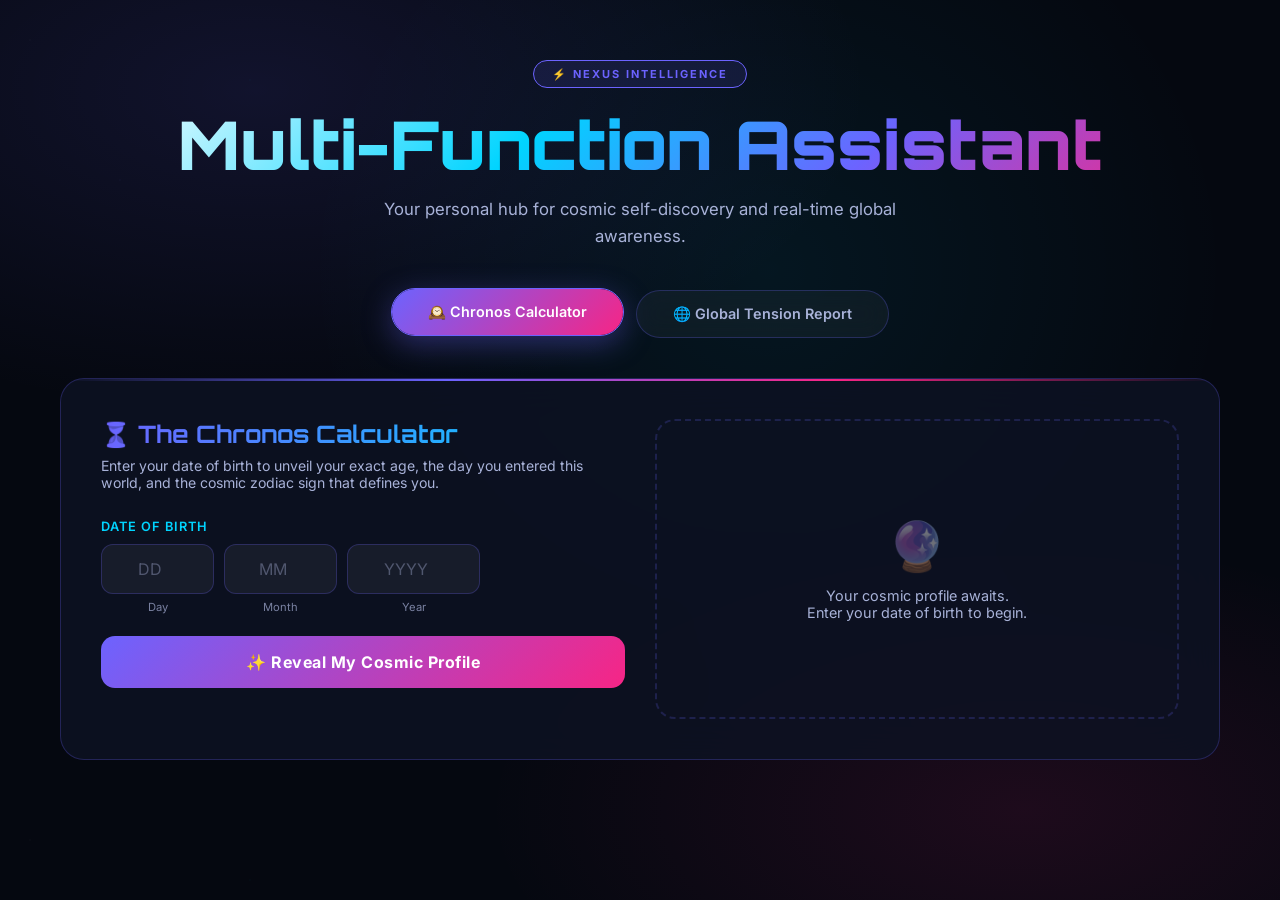
<file: assistant.html>
<!DOCTYPE html>
<html lang="en">

<head>
    <meta charset="UTF-8" />
    <meta name="viewport" content="width=device-width, initial-scale=1.0" />
    <title>Nexus | Personal Intelligence Hub</title>
    <link
        href="https://fonts.googleapis.com/css2?family=Inter:wght@300;400;500;600;700;800;900&family=Orbitron:wght@400;700;900&display=swap"
        rel="stylesheet" />
    <style>
        :root {
            --bg-deep: #050810;
            --bg-card: rgba(13, 18, 35, 0.85);
            --bg-glass: rgba(255, 255, 255, 0.04);
            --accent-1: #6c63ff;
            --accent-2: #f72585;
            --accent-3: #00d4ff;
            --accent-4: #ff9f43;
            --gold: #ffd700;
            --red-hot: #ff4d4d;
            --green: #00e5a0;
            --text-1: #f0f4ff;
            --text-2: #a8b2d8;
            --border: rgba(108, 99, 255, 0.25);
            --glow-1: rgba(108, 99, 255, 0.35);
            --glow-2: rgba(247, 37, 133, 0.35);
            --glow-3: rgba(0, 212, 255, 0.35);
        }

        *,
        *::before,
        *::after {
            box-sizing: border-box;
            margin: 0;
            padding: 0;
        }

        html {
            scroll-behavior: smooth;
        }

        body {
            font-family: 'Inter', sans-serif;
            background: var(--bg-deep);
            color: var(--text-1);
            min-height: 100vh;
            overflow-x: hidden;
        }

        /* ─── Animated Background ─── */
        .bg-canvas {
            position: fixed;
            inset: 0;
            z-index: 0;
            background:
                radial-gradient(ellipse 80% 60% at 20% 10%, rgba(108, 99, 255, 0.12) 0%, transparent 60%),
                radial-gradient(ellipse 70% 50% at 80% 90%, rgba(247, 37, 133, 0.10) 0%, transparent 60%),
                radial-gradient(ellipse 60% 80% at 60% 30%, rgba(0, 212, 255, 0.07) 0%, transparent 60%),
                var(--bg-deep);
        }

        .bg-canvas::before {
            content: '';
            position: absolute;
            inset: 0;
            background-image:
                radial-gradient(1px 1px at 30px 40px, rgba(255, 255, 255, 0.08) 0%, transparent 100%),
                radial-gradient(1px 1px at 120px 180px, rgba(108, 99, 255, 0.15) 0%, transparent 100%),
                radial-gradient(1px 1px at 250px 80px, rgba(0, 212, 255, 0.10) 0%, transparent 100%),
                radial-gradient(1px 1px at 400px 320px, rgba(247, 37, 133, 0.12) 0%, transparent 100%),
                radial-gradient(1px 1px at 600px 150px, rgba(255, 255, 255, 0.06) 0%, transparent 100%),
                radial-gradient(1px 1px at 800px 400px, rgba(108, 99, 255, 0.10) 0%, transparent 100%),
                radial-gradient(1px 1px at 950px 220px, rgba(0, 212, 255, 0.08) 0%, transparent 100%),
                radial-gradient(1px 1px at 1100px 550px, rgba(247, 37, 133, 0.09) 0%, transparent 100%),
                radial-gradient(1px 1px at 1300px 90px, rgba(255, 255, 255, 0.07) 0%, transparent 100%),
                radial-gradient(1px 1px at 1500px 350px, rgba(108, 99, 255, 0.12) 0%, transparent 100%);
            background-size: 1600px 800px;
            animation: starDrift 40s linear infinite;
            opacity: 0.6;
        }

        @keyframes starDrift {
            from {
                transform: translateY(0);
            }

            to {
                transform: translateY(-400px);
            }
        }

        /* ─── Layout ─── */
        .wrapper {
            position: relative;
            z-index: 1;
            max-width: 1200px;
            margin: 0 auto;
            padding: 0 20px 60px;
        }

        /* ─── Header ─── */
        .site-header {
            text-align: center;
            padding: 60px 20px 40px;
        }

        .site-header .badge {
            display: inline-block;
            padding: 6px 18px;
            border-radius: 30px;
            border: 1px solid var(--accent-1);
            background: rgba(108, 99, 255, 0.12);
            font-size: 11px;
            font-weight: 700;
            letter-spacing: 2px;
            text-transform: uppercase;
            color: var(--accent-1);
            margin-bottom: 20px;
        }

        .site-header h1 {
            font-family: 'Orbitron', monospace;
            font-size: clamp(2.2rem, 6vw, 4.2rem);
            font-weight: 900;
            line-height: 1.1;
            background: linear-gradient(135deg, #fff 0%, var(--accent-3) 40%, var(--accent-1) 70%, var(--accent-2) 100%);
            -webkit-background-clip: text;
            -webkit-text-fill-color: transparent;
            background-clip: text;
            margin-bottom: 14px;
        }

        .site-header p {
            color: var(--text-2);
            font-size: 1.05rem;
            max-width: 560px;
            margin: 0 auto;
            line-height: 1.6;
        }

        /* ─── Tab Nav ─── */
        .tab-nav {
            display: flex;
            justify-content: center;
            gap: 12px;
            margin-bottom: 40px;
        }

        .tab-btn {
            position: relative;
            padding: 14px 36px;
            border-radius: 50px;
            border: 1px solid var(--border);
            background: var(--bg-glass);
            color: var(--text-2);
            font-family: 'Inter', sans-serif;
            font-size: 0.9rem;
            font-weight: 600;
            cursor: pointer;
            transition: all 0.35s ease;
            backdrop-filter: blur(12px);
            overflow: hidden;
        }

        .tab-btn::before {
            content: '';
            position: absolute;
            inset: 0;
            background: linear-gradient(135deg, var(--accent-1), var(--accent-2));
            opacity: 0;
            transition: opacity 0.35s ease;
        }

        .tab-btn span {
            position: relative;
            z-index: 1;
        }

        .tab-btn:hover,
        .tab-btn.active {
            color: #fff;
            border-color: var(--accent-1);
            transform: translateY(-2px);
            box-shadow: 0 8px 30px var(--glow-1);
        }

        .tab-btn.active::before {
            opacity: 1;
        }

        /* ─── Section ─── */
        .section {
            display: none;
            animation: fadeIn 0.5s ease;
        }

        .section.active {
            display: block;
        }

        @keyframes fadeIn {
            from {
                opacity: 0;
                transform: translateY(16px);
            }

            to {
                opacity: 1;
                transform: translateY(0);
            }
        }

        /* ─── Card ─── */
        .card {
            background: var(--bg-card);
            border: 1px solid var(--border);
            border-radius: 24px;
            padding: 40px;
            backdrop-filter: blur(20px);
            position: relative;
            overflow: hidden;
        }

        .card::before {
            content: '';
            position: absolute;
            top: 0;
            left: 0;
            right: 0;
            height: 2px;
            background: linear-gradient(90deg, transparent, var(--accent-1), var(--accent-2), transparent);
        }

        /* ─── Chronos Calculator ─── */
        .calc-layout {
            display: grid;
            grid-template-columns: 1fr 1fr;
            gap: 30px;
        }

        @media (max-width: 700px) {
            .calc-layout {
                grid-template-columns: 1fr;
            }
        }

        .calc-left h2 {
            font-family: 'Orbitron', monospace;
            font-size: 1.5rem;
            margin-bottom: 8px;
            background: linear-gradient(90deg, var(--accent-1), var(--accent-3));
            -webkit-background-clip: text;
            -webkit-text-fill-color: transparent;
            background-clip: text;
        }

        .calc-left p {
            color: var(--text-2);
            font-size: 0.88rem;
            margin-bottom: 28px;
        }

        .form-group {
            margin-bottom: 22px;
        }

        .form-group label {
            display: block;
            font-size: 0.8rem;
            font-weight: 600;
            letter-spacing: 1px;
            text-transform: uppercase;
            color: var(--accent-3);
            margin-bottom: 10px;
        }

        .dob-inputs {
            display: flex;
            gap: 10px;
        }

        .dob-inputs input {
            flex: 1;
            padding: 14px 16px;
            background: rgba(255, 255, 255, 0.05);
            border: 1px solid var(--border);
            border-radius: 12px;
            color: var(--text-1);
            font-family: 'Inter', sans-serif;
            font-size: 1rem;
            text-align: center;
            transition: all 0.3s ease;
            outline: none;
        }

        .dob-inputs input:focus {
            border-color: var(--accent-1);
            box-shadow: 0 0 0 3px var(--glow-1);
            background: rgba(108, 99, 255, 0.08);
        }

        .dob-inputs input::placeholder {
            color: rgba(168, 178, 216, 0.4);
        }

        .dob-inputs .hint {
            display: block;
            font-size: 0.7rem;
            text-align: center;
            color: var(--text-2);
            margin-top: 6px;
            opacity: 0.7;
        }

        .dob-field {
            display: flex;
            flex-direction: column;
        }

        .calc-btn {
            width: 100%;
            padding: 16px;
            border-radius: 14px;
            border: none;
            background: linear-gradient(135deg, var(--accent-1), var(--accent-2));
            color: #fff;
            font-family: 'Inter', sans-serif;
            font-size: 1rem;
            font-weight: 700;
            cursor: pointer;
            transition: all 0.3s ease;
            letter-spacing: 0.5px;
            position: relative;
            overflow: hidden;
        }

        .calc-btn::after {
            content: '';
            position: absolute;
            inset: 0;
            background: rgba(255, 255, 255, 0.15);
            opacity: 0;
            transition: opacity 0.3s;
        }

        .calc-btn:hover {
            transform: translateY(-2px);
            box-shadow: 0 12px 40px var(--glow-2);
        }

        .calc-btn:hover::after {
            opacity: 1;
        }

        .calc-btn:active {
            transform: scale(0.98);
        }

        /* Results */
        .calc-right {
            display: flex;
            flex-direction: column;
            gap: 14px;
        }

        .result-placeholder {
            flex: 1;
            border: 2px dashed rgba(108, 99, 255, 0.2);
            border-radius: 20px;
            display: flex;
            align-items: center;
            justify-content: center;
            flex-direction: column;
            gap: 12px;
            color: var(--text-2);
            font-size: 0.9rem;
            text-align: center;
            padding: 30px;
            min-height: 300px;
        }

        .result-placeholder .icon {
            font-size: 3rem;
            opacity: 0.4;
        }

        .result-panel {
            display: none;
            flex-direction: column;
            gap: 14px;
        }

        .result-panel.show {
            display: flex;
        }

        .stat-row {
            background: var(--bg-glass);
            border: 1px solid var(--border);
            border-radius: 14px;
            padding: 16px 20px;
            display: flex;
            align-items: center;
            gap: 14px;
            transition: transform 0.2s ease;
        }

        .stat-row:hover {
            transform: translateX(4px);
        }

        .stat-icon {
            font-size: 1.6rem;
            flex-shrink: 0;
        }

        .stat-label {
            font-size: 0.72rem;
            font-weight: 600;
            letter-spacing: 1px;
            text-transform: uppercase;
            color: var(--text-2);
            margin-bottom: 3px;
        }

        .stat-value {
            font-size: 1rem;
            font-weight: 700;
            color: var(--text-1);
        }

        .zodiac-card {
            background: linear-gradient(135deg, rgba(108, 99, 255, 0.15), rgba(247, 37, 133, 0.12));
            border: 1px solid rgba(108, 99, 255, 0.4);
            border-radius: 20px;
            padding: 22px;
            text-align: center;
        }

        .zodiac-sign {
            font-size: 3.5rem;
            margin-bottom: 8px;
        }

        .zodiac-name {
            font-family: 'Orbitron', monospace;
            font-size: 1.3rem;
            font-weight: 700;
            background: linear-gradient(90deg, var(--accent-1), var(--accent-2));
            -webkit-background-clip: text;
            -webkit-text-fill-color: transparent;
            background-clip: text;
        }

        .zodiac-fun {
            margin-top: 10px;
            font-size: 0.85rem;
            color: var(--text-2);
            font-style: italic;
            line-height: 1.5;
        }

        .error-msg {
            background: rgba(255, 77, 77, 0.12);
            border: 1px solid rgba(255, 77, 77, 0.4);
            border-radius: 12px;
            padding: 14px 18px;
            color: var(--red-hot);
            font-size: 0.88rem;
            display: none;
        }

        /* ─── Tension Report ─── */
        .report-header {
            display: flex;
            align-items: center;
            justify-content: space-between;
            flex-wrap: wrap;
            gap: 14px;
            margin-bottom: 32px;
        }

        .report-header-left h2 {
            font-family: 'Orbitron', monospace;
            font-size: 1.5rem;
            background: linear-gradient(90deg, var(--red-hot), var(--accent-4));
            -webkit-background-clip: text;
            -webkit-text-fill-color: transparent;
            background-clip: text;
            margin-bottom: 4px;
        }

        .report-header-left p {
            color: var(--text-2);
            font-size: 0.85rem;
        }

        .live-badge {
            display: flex;
            align-items: center;
            gap: 8px;
            padding: 8px 16px;
            background: rgba(255, 77, 77, 0.12);
            border: 1px solid rgba(255, 77, 77, 0.4);
            border-radius: 30px;
            font-size: 0.78rem;
            font-weight: 700;
            color: var(--red-hot);
            letter-spacing: 1px;
        }

        .live-dot {
            width: 8px;
            height: 8px;
            background: var(--red-hot);
            border-radius: 50%;
            animation: livePulse 1.5s ease-in-out infinite;
        }

        @keyframes livePulse {

            0%,
            100% {
                opacity: 1;
                transform: scale(1);
            }

            50% {
                opacity: 0.4;
                transform: scale(0.8);
            }
        }

        .region-grid {
            display: grid;
            gap: 24px;
        }

        .region-card {
            background: var(--bg-glass);
            border: 1px solid var(--border);
            border-radius: 20px;
            overflow: hidden;
            transition: transform 0.3s ease, box-shadow 0.3s ease;
        }

        .region-card:hover {
            transform: translateY(-3px);
            box-shadow: 0 16px 50px rgba(0, 0, 0, 0.3);
        }

        .region-header {
            display: flex;
            align-items: center;
            gap: 14px;
            padding: 20px 24px;
            background: var(--rh-bg, rgba(108, 99, 255, 0.1));
            border-bottom: 1px solid var(--border);
        }

        .region-icon {
            font-size: 2rem;
        }

        .region-title {
            font-family: 'Orbitron', monospace;
            font-size: 1rem;
            font-weight: 700;
            color: var(--text-1);
        }

        .region-sub {
            font-size: 0.75rem;
            color: var(--text-2);
            margin-top: 2px;
        }

        .threat-level {
            margin-left: auto;
            padding: 4px 14px;
            border-radius: 20px;
            font-size: 0.7rem;
            font-weight: 800;
            letter-spacing: 1.5px;
            text-transform: uppercase;
        }

        .threat-critical {
            background: rgba(255, 77, 77, 0.2);
            color: var(--red-hot);
            border: 1px solid rgba(255, 77, 77, 0.5);
        }

        .threat-high {
            background: rgba(255, 159, 67, 0.2);
            color: var(--accent-4);
            border: 1px solid rgba(255, 159, 67, 0.5);
        }

        .threat-moderate {
            background: rgba(255, 215, 0, 0.15);
            color: var(--gold);
            border: 1px solid rgba(255, 215, 0, 0.4);
        }

        .region-body {
            padding: 22px 24px;
        }

        .bullet-list {
            list-style: none;
            display: flex;
            flex-direction: column;
            gap: 12px;
        }

        .bullet-list li {
            display: flex;
            align-items: flex-start;
            gap: 12px;
            font-size: 0.9rem;
            color: var(--text-2);
            line-height: 1.6;
        }

        .bullet-list li::before {
            content: '▸';
            color: var(--bullet-color, var(--accent-1));
            flex-shrink: 0;
            margin-top: 2px;
            font-size: 0.8rem;
        }

        .bullet-list li strong {
            color: var(--text-1);
            font-weight: 600;
        }

        .dev-tag {
            display: inline-block;
            padding: 2px 8px;
            background: rgba(255, 215, 0, 0.15);
            border: 1px solid rgba(255, 215, 0, 0.4);
            border-radius: 6px;
            font-size: 0.68rem;
            font-weight: 700;
            color: var(--gold);
            letter-spacing: 1px;
            vertical-align: middle;
            margin-left: 6px;
        }

        .region-mid {
            --rh-bg: rgba(247, 37, 133, 0.1);
        }

        .region-eu {
            --rh-bg: rgba(0, 212, 255, 0.1);
        }

        .region-eco {
            --rh-bg: rgba(0, 229, 160, 0.08);
        }

        .region-mid .bullet-list li::before {
            color: var(--accent-2);
        }

        .region-eu .bullet-list li::before {
            color: var(--accent-3);
        }

        .region-eco .bullet-list li::before {
            color: var(--green);
        }

        .report-footer {
            margin-top: 24px;
            padding: 18px 24px;
            background: var(--bg-glass);
            border: 1px solid var(--border);
            border-radius: 16px;
            display: flex;
            align-items: center;
            gap: 12px;
            font-size: 0.8rem;
            color: var(--text-2);
        }

        .report-footer .icon {
            font-size: 1.2rem;
            opacity: 0.7;
        }

        /* ─── Responsive ─── */
        @media (max-width: 500px) {
            .card {
                padding: 24px 18px;
            }

            .tab-btn {
                padding: 12px 22px;
                font-size: 0.82rem;
            }

            .report-header {
                flex-direction: column;
                align-items: flex-start;
            }
        }
    </style>
</head>

<body>
    <div class="bg-canvas"></div>

    <div class="wrapper">
        <!-- Header -->
        <header class="site-header">
            <div class="badge">⚡ Nexus Intelligence</div>
            <h1>Multi-Function Assistant</h1>
            <p>Your personal hub for cosmic self-discovery and real-time global awareness.</p>
        </header>

        <!-- Tabs -->
        <nav class="tab-nav">
            <button class="tab-btn active" onclick="switchTab('calculator', this)">
                <span>🕰️ Chronos Calculator</span>
            </button>
            <button class="tab-btn" onclick="switchTab('tension', this)">
                <span>🌐 Global Tension Report</span>
            </button>
        </nav>

        <!-- ═══ SECTION 1: CHRONOS CALCULATOR ═══ -->
        <section id="tab-calculator" class="section active">
            <div class="card">
                <div class="calc-layout">
                    <!-- Left: Input -->
                    <div class="calc-left">
                        <h2>⏳ The Chronos Calculator</h2>
                        <p>Enter your date of birth to unveil your exact age, the day you entered this world, and the
                            cosmic zodiac sign that defines you.</p>

                        <div class="form-group">
                            <label>Date of Birth</label>
                            <div class="dob-inputs">
                                <div class="dob-field">
                                    <input type="number" id="dob-dd" placeholder="DD" min="1" max="31" maxlength="2"
                                        oninput="autoTab(this,'dob-mm',2)" />
                                    <span class="hint">Day</span>
                                </div>
                                <div class="dob-field">
                                    <input type="number" id="dob-mm" placeholder="MM" min="1" max="12" maxlength="2"
                                        oninput="autoTab(this,'dob-yyyy',2)" />
                                    <span class="hint">Month</span>
                                </div>
                                <div class="dob-field">
                                    <input type="number" id="dob-yyyy" placeholder="YYYY" min="1900" max="2025"
                                        maxlength="4" />
                                    <span class="hint">Year</span>
                                </div>
                            </div>
                        </div>

                        <div class="error-msg" id="calc-error">⚠️ Please enter a valid date of birth.</div>

                        <button class="calc-btn" onclick="calculate()">✨ Reveal My Cosmic Profile</button>
                    </div>

                    <!-- Right: Results -->
                    <div class="calc-right">
                        <div class="result-placeholder" id="result-placeholder">
                            <div class="icon">🔮</div>
                            <div>Your cosmic profile awaits.<br />Enter your date of birth to begin.</div>
                        </div>
                        <div class="result-panel" id="result-panel">
                            <div class="stat-row">
                                <div class="stat-icon">🎂</div>
                                <div>
                                    <div class="stat-label">Exact Age</div>
                                    <div class="stat-value" id="res-age">—</div>
                                </div>
                            </div>
                            <div class="stat-row">
                                <div class="stat-icon">📅</div>
                                <div>
                                    <div class="stat-label">Day of Birth</div>
                                    <div class="stat-value" id="res-day">—</div>
                                </div>
                            </div>
                            <div class="stat-row">
                                <div class="stat-icon">🌍</div>
                                <div>
                                    <div class="stat-label">Date Formatted</div>
                                    <div class="stat-value" id="res-date">—</div>
                                </div>
                            </div>
                            <div class="zodiac-card">
                                <div class="zodiac-sign" id="zodiac-emoji">♈</div>
                                <div class="zodiac-name" id="zodiac-name">Aries</div>
                                <div class="zodiac-fun" id="zodiac-fun">Loading...</div>
                            </div>
                        </div>
                    </div>
                </div><!-- calc-layout -->
            </div><!-- card -->
        </section>

        <!-- ═══ SECTION 2: GLOBAL TENSION REPORT ═══ -->
        <section id="tab-tension" class="section">
            <div class="card">
                <div class="report-header">
                    <div class="report-header-left">
                        <h2>🌐 Global Tension Briefing</h2>
                        <p>Real-time intelligence — Sunday, March 8, 2026 | 14:55 PKT</p>
                    </div>
                    <div class="live-badge">
                        <div class="live-dot"></div>
                        LIVE
                    </div>
                </div>

                <div class="region-grid">

                    <!-- Middle East -->
                    <div class="region-card region-mid">
                        <div class="region-header">
                            <div class="region-icon">🕌</div>
                            <div>
                                <div class="region-title">The Middle East</div>
                                <div class="region-sub">U.S.–Israel Joint Operations · Strait of Hormuz</div>
                            </div>
                            <div class="threat-level threat-critical">CRITICAL</div>
                        </div>
                        <div class="region-body">
                            <ul class="bullet-list">
                                <li><strong>Operation Epic Fury / Roaring Lion:</strong> On Feb. 28, 2026, the U.S. and
                                    Israel launched a coordinated military campaign targeting Iranian leadership,
                                    nuclear sites, ballistic missile infrastructure, and IRGC command nodes — the
                                    largest U.S. military surge in the region since 2003.</li>
                                <li><strong>Khamenei Reportedly Killed:</strong> Iranian state media has not confirmed
                                    the fate of Supreme Leader Ali Khamenei following the strikes; international
                                    intelligence agencies assess he was killed in the opening wave of attacks. <span
                                        class="dev-tag">DEVELOPING</span></li>
                                <li><strong>Iranian Retaliation:</strong> Iran launched waves of ballistic missiles and
                                    Shahed drones at U.S. bases in the Gulf and at Israeli population centers. Hezbollah
                                    simultaneously rocket-fired into northern Israel, triggering IDF counter-strikes in
                                    Lebanon.</li>
                                <li><strong>Strait of Hormuz — Effectively Closed:</strong> The IRGC issued a maritime
                                    exclusion zone; tanker traffic dropped sharply, with 150+ vessels at anchor outside
                                    the strait. Major shipping firms (MSC, Hapag-Lloyd) suspended Gulf routing.</li>
                                <li><strong>U.S. Navy Escort Proposal:</strong> On Mar. 3, President Trump announced
                                    plans to escort oil tankers through the Strait. The White House confirmed active
                                    contingency planning; an IRGC spokesman on Mar. 7 warned U.S. escorts would face
                                    "consequences." <span class="dev-tag">DEVELOPING</span></li>
                                <li><strong>U.S. Naval Engagements:</strong> U.S. destroyers have destroyed at least
                                    four IRGC fast-attack craft. Political risk insurance for Gulf shipping lanes is
                                    being coordinated by Washington and Lloyd's of London.</li>
                            </ul>
                        </div>
                    </div>

                    <!-- Eastern Europe -->
                    <div class="region-card region-eu">
                        <div class="region-header">
                            <div class="region-icon">🛡️</div>
                            <div>
                                <div class="region-title">Eastern Europe</div>
                                <div class="region-sub">Russia–Ukraine Frontline · NATO Posture Update</div>
                            </div>
                            <div class="threat-level threat-high">HIGH</div>
                        </div>
                        <div class="region-body">
                            <ul class="bullet-list">
                                <li><strong>Frontline Overview:</strong> Russia has seized ~2,038 sq. mi. of Ukrainian
                                    territory over the past year. In the past week (Feb. 24–Mar. 3), Russian forces took
                                    an estimated 25 additional sq. mi., primarily in the Donetsk and Zaporizhzhia
                                    directions.</li>
                                <li><strong>Zaporizhzhia Held:</strong> Ukrainian special forces halted a major Russian
                                    thrust toward the city of Zaporizhzhia on Mar. 6 — the outcome of a 3-month
                                    comprehensive defensive operation. Ukrainian forces also reported advances near
                                    Kupyansk and Oleksandrivka.</li>
                                <li><strong>Overnight Strikes — Mar. 7:</strong> Russia launched a large-scale combined
                                    attack with Shahed drones, cruise missiles, and ballistic missiles on Kyiv, Kharkiv,
                                    and Dnipro. A missile struck a residential building in Kharkiv — 10 dead (including
                                    2 children), 16 wounded. Ukraine intercepted the majority of projectiles.</li>
                                <li><strong>Russian Losses — Mar. 8:</strong> Ukraine's General Staff reported 930
                                    Russian casualties (killed/wounded) in the last 24 hours. Estimated total Russian
                                    combat losses since Feb. 2022 now exceed 1.27 million personnel.</li>
                                <li><strong>NATO — Reaffirmed Commitment:</strong> Secretary General Mark Rutte
                                    confirmed: "Support to Ukraine does not waver." NATO's July 2026 Turkey Summit will
                                    pivot strategy toward drone and AI dominance, reducing reliance on conventional
                                    armor.</li>
                                <li><strong>Lithuania Warning:</strong> Lithuanian intelligence services warn Russia is
                                    militarizing Kaliningrad and border regions and could be "ready for wide-scale
                                    conflict within 6 years if Western sanctions ease." <span
                                        class="dev-tag">DEVELOPING</span></li>
                                <li><strong>Air Defence Concern:</strong> With U.S. air-defence assets being diverted to
                                    the Gulf, NATO allies are urgently reviewing Ukraine's supply pipeline. Ukraine's
                                    counter-drone experience is now being shared with Gulf partners. <span
                                        class="dev-tag">DEVELOPING</span></li>
                            </ul>
                        </div>
                    </div>

                    <!-- Economic Impact -->
                    <div class="region-card region-eco">
                        <div class="region-header">
                            <div class="region-icon">📈</div>
                            <div>
                                <div class="region-title">Economic Impact</div>
                                <div class="region-sub">Oil Markets · Global Equities · Inflation Risk</div>
                            </div>
                            <div class="threat-level threat-moderate">ELEVATED</div>
                        </div>
                        <div class="region-body">
                            <ul class="bullet-list">
                                <li><strong>Crude Oil Prices Surging:</strong> Brent and WTI crude have spiked
                                    significantly since the Strait of Hormuz closure; analysts estimate a sustained
                                    closure could push Brent above $120/barrel. Roughly 20% of global seaborne oil flows
                                    through the strait daily.</li>
                                <li><strong>Global Equities Under Pressure:</strong> Major indices (S&P 500, FTSE 100,
                                    DAX) opened lower on risk-off sentiment; energy stocks are the lone beneficiary.
                                    Transportation, airlines, and manufacturing stocks face accelerating cost headwinds.
                                </li>
                                <li><strong>Inflation Alarm:</strong> Central banks — including the U.S. Fed and ECB —
                                    are on alert; prolonged oil shock could reignite inflationary pressures, potentially
                                    reversing ongoing rate-cut cycles. IMF analysts have flagged "exceptional
                                    uncertainty." <span class="dev-tag">DEVELOPING</span></li>
                                <li><strong>Shipping Rates Spiking:</strong> Gulf of Oman freight rates have tripled in
                                    two weeks. War risk premiums on tanker voyages through the Gulf have increased
                                    8–12×, with Lloyd's issuing emergency guidance for insurers.</li>
                                <li><strong>Safe-Haven Flows:</strong> Gold has climbed sharply; U.S. Treasuries and
                                    Swiss Francs are in high demand. Bitcoin briefly surged as an alternative store of
                                    value before retreating on broader risk sentiment.</li>
                                <li><strong>OPEC+ Response:</strong> An emergency OPEC+ virtual summit is scheduled for
                                    March 11 to assess whether spare capacity can compensate for lost Iranian export
                                    volumes. Saudi Arabia and the UAE have reportedly agreed in principle to increase
                                    output. <span class="dev-tag">DEVELOPING</span></li>
                            </ul>
                        </div>
                    </div>

                </div><!-- region-grid -->

                <div class="report-footer">
                    <span class="icon">ℹ️</span>
                    <span>Sources: IISS, BBC World Service, Washington Post, Kyiv Post, Forbes, PBS Newshour, Breaking
                        Defense, Al Arabiya, NATO.int, Lithuania Intelligence Services (March 2026). Items marked
                        <strong>DEVELOPING</strong> are still unfolding — details may change.</span>
                </div>
            </div><!-- card -->
        </section>

    </div><!-- wrapper -->

    <script>
        /* ─── Tab Switching ─── */
        function switchTab(id, btn) {
            document.querySelectorAll('.section').forEach(s => s.classList.remove('active'));
            document.querySelectorAll('.tab-btn').forEach(b => b.classList.remove('active'));
            document.getElementById('tab-' + id).classList.add('active');
            btn.classList.add('active');
        }

        /* ─── Auto Tab ─── */
        function autoTab(el, nextId, maxLen) {
            if (el.value.length >= maxLen) {
                const next = document.getElementById(nextId);
                if (next) next.focus();
            }
        }

        /* ─── Zodiac Data ─── */
        const ZODIAC = [
            { sign: 'Capricorn', emoji: '♑', start: [12, 22], end: [1, 19], fun: "You're the CEO of stubbornness and success. You'd climb Everest just to put it on your résumé. Admirably relentless." },
            { sign: 'Aquarius', emoji: '♒', start: [1, 20], end: [2, 18], fun: "You're the galaxy-brained visionary who invented something everyone uses but nobody remembers to thank you for. Rebel with a cause." },
            { sign: 'Pisces', emoji: '♓', start: [2, 19], end: [3, 20], fun: "You cry at commercials, feel everyone's emotions before they do, and still contain multitudes. You're proof that sensitivity is a superpower." },
            { sign: 'Aries', emoji: '♈', start: [3, 21], end: [4, 19], fun: "You charge headfirst into everything — including conversations, decisions, and that new diet you'll quit by Thursday. Certified firestarter." },
            { sign: 'Taurus', emoji: '♉', start: [4, 20], end: [5, 20], fun: "You have three priorities: quality food, designer comfort, and never being rushed. You could turn a cave into a luxury retreat." },
            { sign: 'Gemini', emoji: '♊', start: [5, 21], end: [6, 20], fun: "You hold two opposing opinions simultaneously and somehow win every argument. You're basically a philosophy department in human form." },
            { sign: 'Cancer', emoji: '♋', start: [6, 21], end: [7, 22], fun: "You remember every emotional detail from 2009 AND noticed when the vibes shifted two seconds ago. Your intuition is frankly unsettling." },
            { sign: 'Leo', emoji: '♌', start: [7, 23], end: [8, 22], fun: "You enter rooms as if there's a spotlight installed just for you — and honestly, there kind of is. Majestic and unrepentant." },
            { sign: 'Virgo', emoji: '♍', start: [8, 23], end: [9, 22], fun: "You alphabetize your spices and spot a misaligned pixel from across the room. You don't have high standards; you have the right standards." },
            { sign: 'Libra', emoji: '♎', start: [9, 23], end: [10, 22], fun: "You've been 'thinking about it' for six weeks and still haven't decided. But when you do? Pure, aesthetic perfection every time." },
            { sign: 'Scorpio', emoji: '♏', start: [10, 23], end: [11, 21], fun: "You know three secrets about everyone in the room and plan to use exactly zero of them — unless provoked. Iceberg energy: 10% visible, 90% intense." },
            { sign: 'Sagittarius', emoji: '♐', start: [11, 22], end: [12, 21], fun: "You've got a one-way ticket in your pocket and a philosophy degree you downloaded at 3 AM. Accidentally wise and perpetually booked." },
        ];

        function getZodiac(month, day) {
            for (let z of ZODIAC) {
                const [sm, sd] = z.start;
                const [em, ed] = z.end;
                if (sm <= em) {
                    if ((month === sm && day >= sd) || (month === em && day <= ed)) return z;
                } else {
                    // Capricorn straddles year
                    if ((month === sm && day >= sd) || (month < em) || (month === em && day <= ed)) return z;
                }
            }
            return ZODIAC[0]; // fallback
        }

        /* ─── Main Calculate Function ─── */
        function calculate() {
            const dd = parseInt(document.getElementById('dob-dd').value);
            const mm = parseInt(document.getElementById('dob-mm').value);
            const yyyy = parseInt(document.getElementById('dob-yyyy').value);
            const errEl = document.getElementById('calc-error');

            errEl.style.display = 'none';

            // Validation
            if (!dd || !mm || !yyyy || dd < 1 || dd > 31 || mm < 1 || mm > 12 || yyyy < 1900 || yyyy > 2025) {
                errEl.style.display = 'block';
                return;
            }

            const dob = new Date(yyyy, mm - 1, dd);
            const now = new Date(2026, 2, 8); // March 8, 2026

            if (dob > now || isNaN(dob.getTime())) {
                errEl.style.display = 'block';
                return;
            }

            // ─── Exact Age ───
            let years = now.getFullYear() - dob.getFullYear();
            let months = now.getMonth() - dob.getMonth();
            let days = now.getDate() - dob.getDate();

            if (days < 0) {
                months--;
                const prevMonth = new Date(now.getFullYear(), now.getMonth(), 0);
                days += prevMonth.getDate();
            }
            if (months < 0) { years--; months += 12; }

            // ─── Day of Birth ───
            const DAYS = ['Sunday', 'Monday', 'Tuesday', 'Wednesday', 'Thursday', 'Friday', 'Saturday'];
            const dayName = DAYS[dob.getDay()];

            // ─── Formatted Date ───
            const MONTHS_LONG = ['January', 'February', 'March', 'April', 'May', 'June', 'July', 'August', 'September', 'October', 'November', 'December'];
            const dateFormatted = `${dd} ${MONTHS_LONG[mm - 1]} ${yyyy}`;

            // ─── Zodiac ───
            const zodiac = getZodiac(mm, dd);

            // ─── Display ───
            document.getElementById('res-age').textContent = `${years} years, ${months} months & ${days} days`;
            document.getElementById('res-day').textContent = `You were born on a ${dayName}`;
            document.getElementById('res-date').textContent = dateFormatted;
            document.getElementById('zodiac-emoji').textContent = zodiac.emoji;
            document.getElementById('zodiac-name').textContent = zodiac.sign;
            document.getElementById('zodiac-fun').textContent = zodiac.fun;

            document.getElementById('result-placeholder').style.display = 'none';
            const panel = document.getElementById('result-panel');
            panel.classList.add('show');
            panel.querySelectorAll('.stat-row, .zodiac-card').forEach((el, i) => {
                el.style.opacity = '0';
                el.style.transform = 'translateX(20px)';
                setTimeout(() => {
                    el.style.transition = 'all 0.4s ease';
                    el.style.opacity = '1';
                    el.style.transform = 'translateX(0)';
                }, i * 80);
            });
        }

        /* ─── Enter key support ─── */
        document.addEventListener('keydown', e => {
            if (e.key === 'Enter' && document.getElementById('tab-calculator').classList.contains('active')) {
                calculate();
            }
        });
    </script>
</body>

</html>
</file>
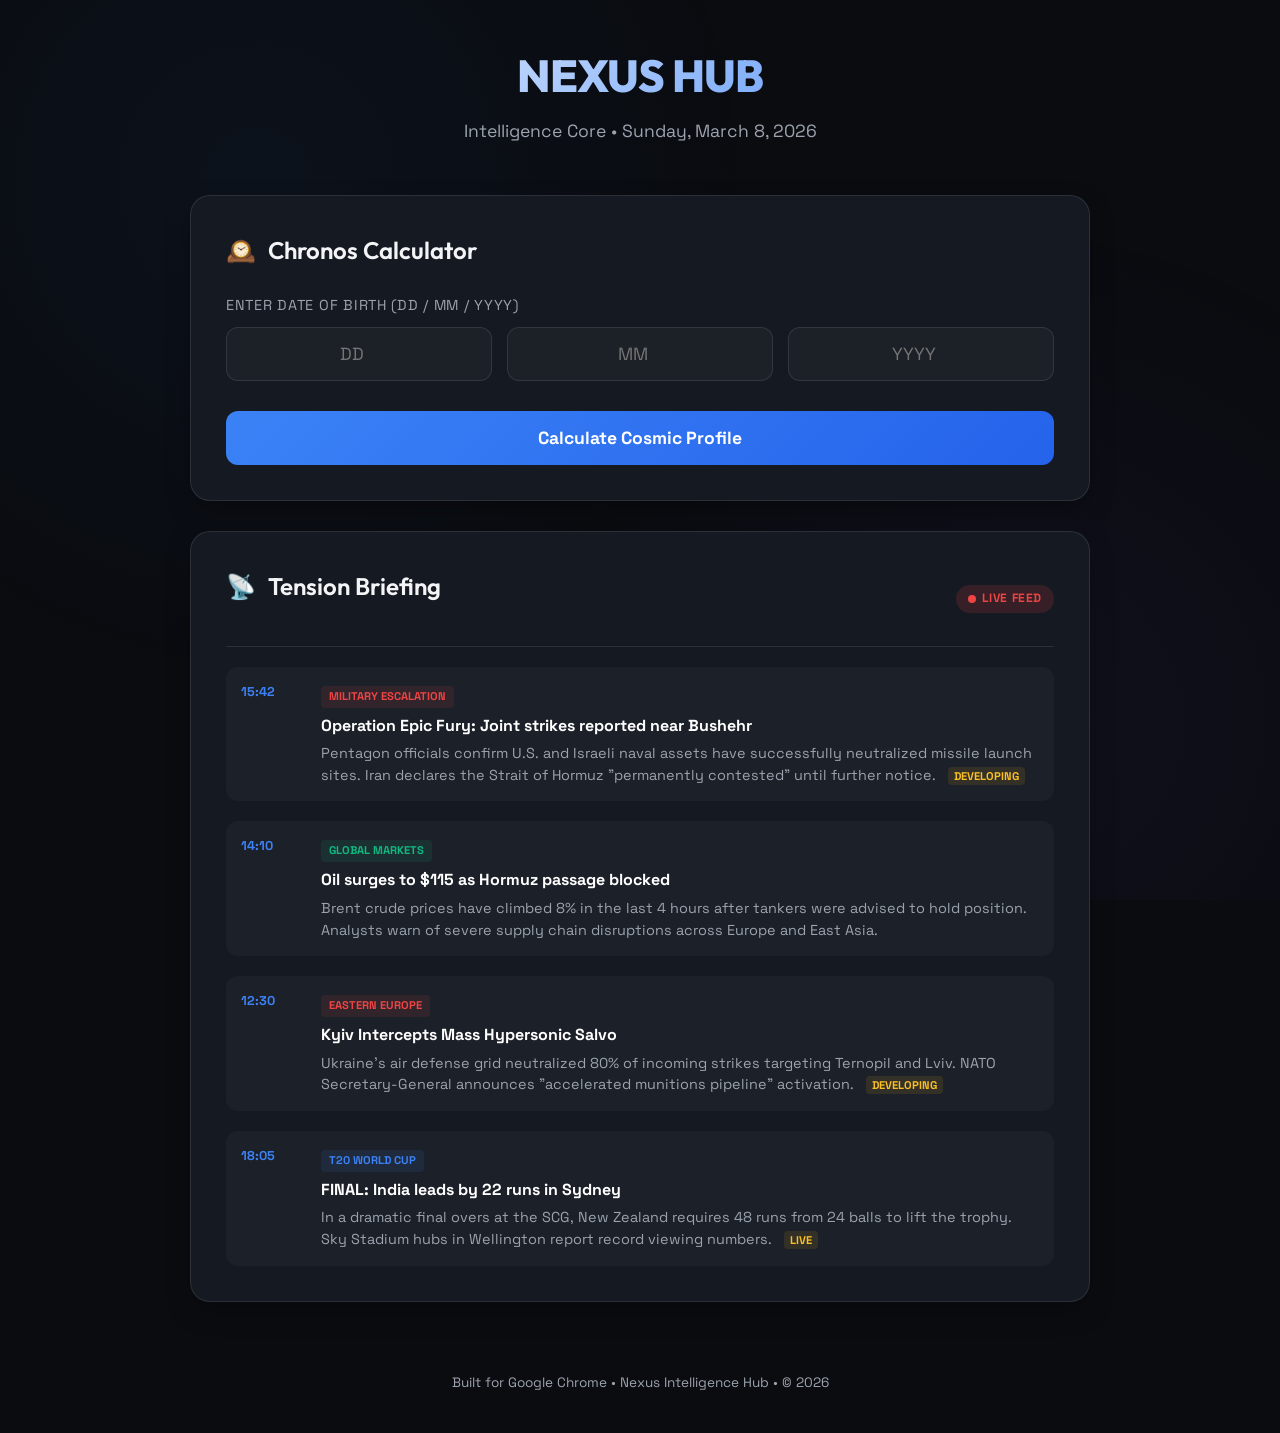
<file: nexus.html>
<!DOCTYPE html>
<html lang="en">

<head>
    <meta charset="UTF-8">
    <meta name="viewport" content="width=device-width, initial-scale=1.0">
    <title>NEXUS — Multi-Functional Assistant</title>
    <style>
        @import url('https://fonts.googleapis.com/css2?family=Outfit:wght@300;400;600;800&family=Space+Grotesk:wght@300;400;700&display=swap');

        :root {
            --bg-body: #0a0c10;
            --bg-card: #151921;
            --accent-blue: #3b82f6;
            --accent-gold: #fbbf24;
            --accent-red: #ef4444;
            --accent-green: #10b981;
            --text-main: #f3f4f6;
            --text-dim: #9ca3af;
            --glass: rgba(255, 255, 255, 0.03);
            --border: rgba(255, 255, 255, 0.1);
            --shadow: 0 10px 30px -10px rgba(0, 0, 0, 0.5);
        }

        * {
            box-sizing: border-box;
            margin: 0;
            padding: 0;
        }

        body {
            font-family: 'Space Grotesk', sans-serif;
            background-color: var(--bg-body);
            color: var(--text-main);
            line-height: 1.6;
            min-height: 100vh;
            display: flex;
            flex-direction: column;
            align-items: center;
            padding: 40px 20px;
            overflow-x: hidden;
        }

        /* Background effects */
        body::before {
            content: '';
            position: fixed;
            top: 0;
            left: 0;
            right: 0;
            bottom: 0;
            background:
                radial-gradient(circle at 20% 20%, rgba(59, 130, 246, 0.05) 0%, transparent 40%),
                radial-gradient(circle at 80% 80%, rgba(139, 92, 246, 0.05) 0%, transparent 40%);
            z-index: -1;
        }

        .container {
            width: 100%;
            max-width: 900px;
            display: flex;
            flex-direction: column;
            gap: 30px;
        }

        header {
            text-align: center;
            margin-bottom: 20px;
        }

        header h1 {
            font-family: 'Outfit', sans-serif;
            font-size: 2.8rem;
            font-weight: 800;
            background: linear-gradient(135deg, #fff 0%, var(--accent-blue) 100%);
            -webkit-background-clip: text;
            -webkit-text-fill-color: transparent;
            letter-spacing: -0.02em;
        }

        header p {
            color: var(--text-dim);
            font-size: 1.1rem;
            margin-top: 5px;
        }

        /* Sections */
        .card {
            background-color: var(--bg-card);
            border: 1px solid var(--border);
            border-radius: 20px;
            padding: 35px;
            box-shadow: var(--shadow);
            position: relative;
            overflow: hidden;
        }

        .section-title {
            font-family: 'Outfit', sans-serif;
            font-size: 1.5rem;
            font-weight: 600;
            margin-bottom: 25px;
            display: flex;
            align-items: center;
            gap: 12px;
        }

        .section-title span {
            color: var(--accent-blue);
        }

        /* Calculator Styles */
        .calculator-grid {
            display: flex;
            flex-direction: column;
            gap: 20px;
        }

        .input-group {
            display: flex;
            flex-direction: column;
            gap: 10px;
        }

        .input-group label {
            font-size: 0.9rem;
            color: var(--text-dim);
            text-transform: uppercase;
            letter-spacing: 0.05em;
        }

        .input-row {
            display: flex;
            gap: 15px;
        }

        input[type="number"] {
            flex: 1;
            background: var(--glass);
            border: 1px solid var(--border);
            border-radius: 12px;
            padding: 15px;
            color: #fff;
            font-family: inherit;
            font-size: 1.1rem;
            text-align: center;
            outline: none;
            transition: all 0.3s ease;
        }

        input[type="number"]:focus {
            border-color: var(--accent-blue);
            background: rgba(59, 130, 246, 0.05);
        }

        .calc-btn {
            background: linear-gradient(135deg, var(--accent-blue) 0%, #2563eb 100%);
            color: white;
            border: none;
            border-radius: 12px;
            padding: 16px;
            font-size: 1.1rem;
            font-weight: 700;
            cursor: pointer;
            transition: transform 0.2s, box-shadow 0.2s;
            margin-top: 10px;
            font-family: 'Space Grotesk', sans-serif;
        }

        .calc-btn:hover {
            transform: translateY(-2px);
            box-shadow: 0 5px 15px rgba(59, 130, 246, 0.4);
        }

        .calc-btn:active {
            transform: translateY(0);
        }

        #results {
            margin-top: 30px;
            display: none;
            grid-template-columns: repeat(auto-fit, minmax(150px, 1fr));
            gap: 15px;
            animation: slideUp 0.5s ease-out forwards;
        }

        @keyframes slideUp {
            from {
                opacity: 0;
                transform: translateY(20px);
            }

            to {
                opacity: 1;
                transform: translateY(0);
            }
        }

        .result-tile {
            background: var(--glass);
            border: 1px solid var(--border);
            padding: 20px;
            border-radius: 15px;
            text-align: center;
        }

        .result-val {
            font-size: 1.8rem;
            font-weight: 700;
            font-family: 'Outfit', sans-serif;
            color: var(--accent-blue);
            display: block;
        }

        .result-label {
            font-size: 0.8rem;
            color: var(--text-dim);
            text-transform: uppercase;
            margin-top: 5px;
        }

        .zodiac-banner {
            grid-column: 1 / -1;
            background: linear-gradient(135deg, rgba(59, 130, 246, 0.1) 0%, rgba(251, 191, 36, 0.05) 100%);
            border: 1px solid rgba(59, 130, 246, 0.2);
            padding: 20px;
            border-radius: 15px;
            display: flex;
            align-items: center;
            gap: 20px;
            margin-top: 10px;
        }

        .zodiac-icon {
            font-size: 3rem;
        }

        .zodiac-info h4 {
            font-family: 'Outfit', sans-serif;
            color: var(--accent-gold);
            font-size: 1.2rem;
        }

        .zodiac-info p {
            font-size: 0.95rem;
            margin-top: 4px;
            color: var(--text-main);
        }

        /* News Section Styles */
        .news-header {
            display: flex;
            justify-content: space-between;
            align-items: center;
            margin-bottom: 20px;
            padding-bottom: 15px;
            border-bottom: 1px solid var(--border);
        }

        .live-badge {
            background: rgba(239, 68, 68, 0.15);
            color: var(--accent-red);
            padding: 4px 12px;
            border-radius: 50px;
            font-size: 0.75rem;
            font-weight: 700;
            text-transform: uppercase;
            letter-spacing: 0.05em;
            display: flex;
            align-items: center;
            gap: 6px;
        }

        .live-dot {
            width: 8px;
            height: 8px;
            background: var(--accent-red);
            border-radius: 50%;
            animation: pulse 1.5s infinite;
        }

        @keyframes pulse {
            0% {
                opacity: 0.5;
            }

            50% {
                opacity: 1;
            }

            100% {
                opacity: 0.5;
            }
        }

        .news-feed {
            display: flex;
            flex-direction: column;
            gap: 20px;
        }

        .news-item {
            display: flex;
            gap: 15px;
            padding: 15px;
            background: var(--glass);
            border-radius: 12px;
            transition: background 0.3s;
        }

        .news-item:hover {
            background: rgba(255, 255, 255, 0.06);
        }

        .timestamp {
            font-size: 0.8rem;
            color: var(--accent-blue);
            font-weight: 700;
            min-width: 65px;
        }

        .news-content h5 {
            font-size: 1rem;
            margin-bottom: 5px;
            color: #fff;
        }

        .news-content p {
            font-size: 0.9rem;
            color: var(--text-dim);
            line-height: 1.5;
        }

        .developing {
            color: var(--accent-gold);
            font-weight: 700;
            font-size: 0.7rem;
            text-transform: uppercase;
            background: rgba(251, 191, 36, 0.1);
            padding: 2px 6px;
            border-radius: 4px;
            margin-left: 8px;
        }

        .tag {
            display: inline-block;
            padding: 2px 8px;
            border-radius: 4px;
            font-size: 0.7rem;
            font-weight: 700;
            text-transform: uppercase;
            margin-bottom: 5px;
        }

        .tag-military {
            background: rgba(239, 68, 68, 0.1);
            color: var(--accent-red);
        }

        .tag-econ {
            background: rgba(16, 185, 129, 0.1);
            color: var(--accent-green);
        }

        .tag-sport {
            background: rgba(59, 130, 246, 0.1);
            color: var(--accent-blue);
        }

        footer {
            text-align: center;
            margin-top: 40px;
            color: var(--text-dim);
            font-size: 0.85rem;
        }

        /* Responsive */
        @media (max-width: 600px) {
            header h1 {
                font-size: 2rem;
            }

            .card {
                padding: 25px;
            }

            .input-row {
                flex-direction: column;
            }

            .zodiac-banner {
                flex-direction: column;
                text-align: center;
            }
        }
    </style>
</head>

<body>

    <div class="container">
        <header>
            <h1>NEXUS HUB</h1>
            <p>Intelligence Core • Sunday, March 8, 2026</p>
        </header>

        <!-- Section 1: Chronos Calculator -->
        <section class="card">
            <h2 class="section-title"><span>🕰️</span> Chronos Calculator</h2>

            <div class="calculator-grid">
                <div class="input-group">
                    <label>Enter Date of Birth (DD / MM / YYYY)</label>
                    <div class="input-row">
                        <input type="number" id="dob-dd" placeholder="DD" min="1" max="31">
                        <input type="number" id="dob-mm" placeholder="MM" min="1" max="12">
                        <input type="number" id="dob-yyyy" placeholder="YYYY" min="1900" max="2026">
                    </div>
                </div>
                <button class="calc-btn" onclick="calculateAll()">Calculate Cosmic Profile</button>

                <div id="results">
                    <div class="result-tile">
                        <span class="result-val" id="res-age">—</span>
                        <span class="result-label">Age (Y/M/D)</span>
                    </div>
                    <div class="result-tile">
                        <span class="result-val" id="res-day">—</span>
                        <span class="result-label">Day of Birth</span>
                    </div>
                    <div class="zodiac-banner">
                        <div class="zodiac-icon" id="z-icon">?</div>
                        <div class="zodiac-info">
                            <h4 id="z-name">Zodiac Sign</h4>
                            <p id="z-fact">Waiting for calculation...</p>
                        </div>
                    </div>
                </div>
            </div>
        </section>

        <!-- Section 2: Tension Briefing -->
        <section class="card">
            <div class="news-header">
                <h2 class="section-title"><span>📡</span> Tension Briefing</h2>
                <div class="live-badge">
                    <span class="live-dot"></span> Live Feed
                </div>
            </div>

            <div class="news-feed">
                <!-- Military / Geopolitical -->
                <div class="news-item">
                    <div class="timestamp">15:42</div>
                    <div class="news-content">
                        <span class="tag tag-military">Military escalation</span>
                        <h5>Operation Epic Fury: Joint strikes reported near Bushehr</h5>
                        <p>Pentagon officials confirm U.S. and Israeli naval assets have successfully neutralized
                            missile launch sites. Iran declares the Strait of Hormuz "permanently contested" until
                            further notice. <span class="developing">Developing</span></p>
                    </div>
                </div>

                <div class="news-item">
                    <div class="timestamp">14:10</div>
                    <div class="news-content">
                        <span class="tag tag-econ">Global Markets</span>
                        <h5>Oil surges to $115 as Hormuz passage blocked</h5>
                        <p>Brent crude prices have climbed 8% in the last 4 hours after tankers were advised to hold
                            position. Analysts warn of severe supply chain disruptions across Europe and East Asia.</p>
                    </div>
                </div>

                <div class="news-item">
                    <div class="timestamp">12:30</div>
                    <div class="news-content">
                        <span class="tag tag-military">Eastern Europe</span>
                        <h5>Kyiv Intercepts Mass Hypersonic Salvo</h5>
                        <p>Ukraine's air defense grid neutralized 80% of incoming strikes targeting Ternopil and Lviv.
                            NATO Secretary-General announces "accelerated munitions pipeline" activation. <span
                                class="developing">Developing</span></p>
                    </div>
                </div>

                <!-- T20 World Cup -->
                <div class="news-item">
                    <div class="timestamp">18:05</div>
                    <div class="news-content">
                        <span class="tag tag-sport">T20 World Cup</span>
                        <h5>FINAL: India leads by 22 runs in Sydney</h5>
                        <p>In a dramatic final overs at the SCG, New Zealand requires 48 runs from 24 balls to lift the
                            trophy. Sky Stadium hubs in Wellington report record viewing numbers. <span
                                class="developing">Live</span></p>
                    </div>
                </div>
            </div>
        </section>

        <footer>
            Built for Google Chrome • Nexus Intelligence Hub • © 2026
        </footer>
    </div>

    <script>
        const ZODIAC = [
            { name: "Capricorn", icon: "♑", start: [12, 22], end: [1, 19], fact: "The CEOs of the zodiac — ambitious, disciplined, and ruthlessly efficient." },
            { name: "Aquarius", icon: "♒", start: [1, 20], end: [2, 18], fact: "Visionary thinkers who live in the year 2050 while we're stuck in 2026." },
            { name: "Pisces", icon: "♓", start: [2, 19], end: [3, 20], fact: "Dreamy empaths who see the world through a cinematic filter of deep emotion." },
            { name: "Aries", icon: "♈", start: [3, 21], end: [4, 19], fact: "Fire starters. They don't just enter a room; they charge in and take charge." },
            { name: "Taurus", icon: "♉", start: [4, 20], end: [5, 20], fact: "Steadfast and lovers of luxury. They will fight for justice, then nap on silk sheets." },
            { name: "Gemini", icon: "♊", start: [5, 21], end: [6, 20], fact: "Social chameleons who can hold four conversations and a tweet thread at once." },
            { name: "Cancer", icon: "♋", start: [6, 21], end: [7, 22], fact: "The ultimate protectors. Fiercely loyal with an intuition that borderlines on psychic." },
            { name: "Leo", icon: "♌", start: [7, 23], end: [8, 22], fact: "Main character energy. Born to shine and inspire every person in their orbit." },
            { name: "Virgo", icon: "♍", start: [8, 23], end: [9, 22], fact: "The perfectionists. They've already spotted three typos in this code, probably." },
            { name: "Libra", icon: "♎", start: [9, 23], end: [10, 22], fact: "Charming diplomats who will spend an hour picking the 'fair' place for lunch." },
            { name: "Scorpio", icon: "♏", start: [10, 23], end: [11, 21], fact: "Magnetic and mysterious. They know your secrets before you've even told them." },
            { name: "Sagittarius", icon: "♐", start: [11, 22], end: [12, 21], fact: "Cosmic explorers. Allergic to boredom and always searching for the meaning of life." }
        ];

        function getZodiac(day, month) {
            for (let z of ZODIAC) {
                let [sM, sD] = z.start;
                let [eM, eD] = z.end;
                if ((month === sM && day >= sD) || (month === eM && day <= eD)) return z;
                if (sM > eM) { // Year boundary
                    if ((month === 12 && day >= 22) || (month === 1 && day <= 19)) return ZODIAC[0]; // Caps
                }
            }
            // Fallback
            if (month === 12 && day >= 22) return ZODIAC[0];
            return ZODIAC[1];
        }

        function calculateAll() {
            const di = document.getElementById('dob-dd').value;
            const mi = document.getElementById('dob-mm').value;
            const yi = document.getElementById('dob-yyyy').value;

            if (!di || !mi || !yi) {
                alert("Please fill in all DOB fields.");
                return;
            }

            const day = parseInt(di);
            const month = parseInt(mi);
            const year = parseInt(yi);

            // Logic Check
            const dob = new Date(year, month - 1, day);
            const today = new Date(2026, 2, 8); // March 8, 2026

            if (dob > today) {
                alert("Date of birth cannot be in the future.");
                return;
            }

            // 1. Exact Age
            let years = today.getFullYear() - dob.getFullYear();
            let months = today.getMonth() - dob.getMonth();
            let days = today.getDate() - dob.getDate();

            if (days < 0) {
                months--;
                const lastMonth = new Date(today.getFullYear(), today.getMonth(), 0);
                days += lastMonth.getDate();
            }
            if (months < 0) {
                years--;
                months += 12;
            }

            document.getElementById('res-age').innerText = `${years}y ${months}m ${days}d`;

            // 2. Day of Birth
            const dayNames = ["Sunday", "Monday", "Tuesday", "Wednesday", "Thursday", "Friday", "Saturday"];
            document.getElementById('res-day').innerText = dayNames[dob.getDay()];

            // 3. Zodiac
            const z = getZodiac(day, month);
            document.getElementById('z-icon').innerText = z.icon;
            document.getElementById('z-name').innerText = z.name;
            document.getElementById('z-fact').innerText = z.fact;

            // Show Results
            document.getElementById('results').style.display = 'grid';
            document.getElementById('results').scrollIntoView({ behavior: 'smooth' });
        }
    </script>
</body>

</html>
</file>
